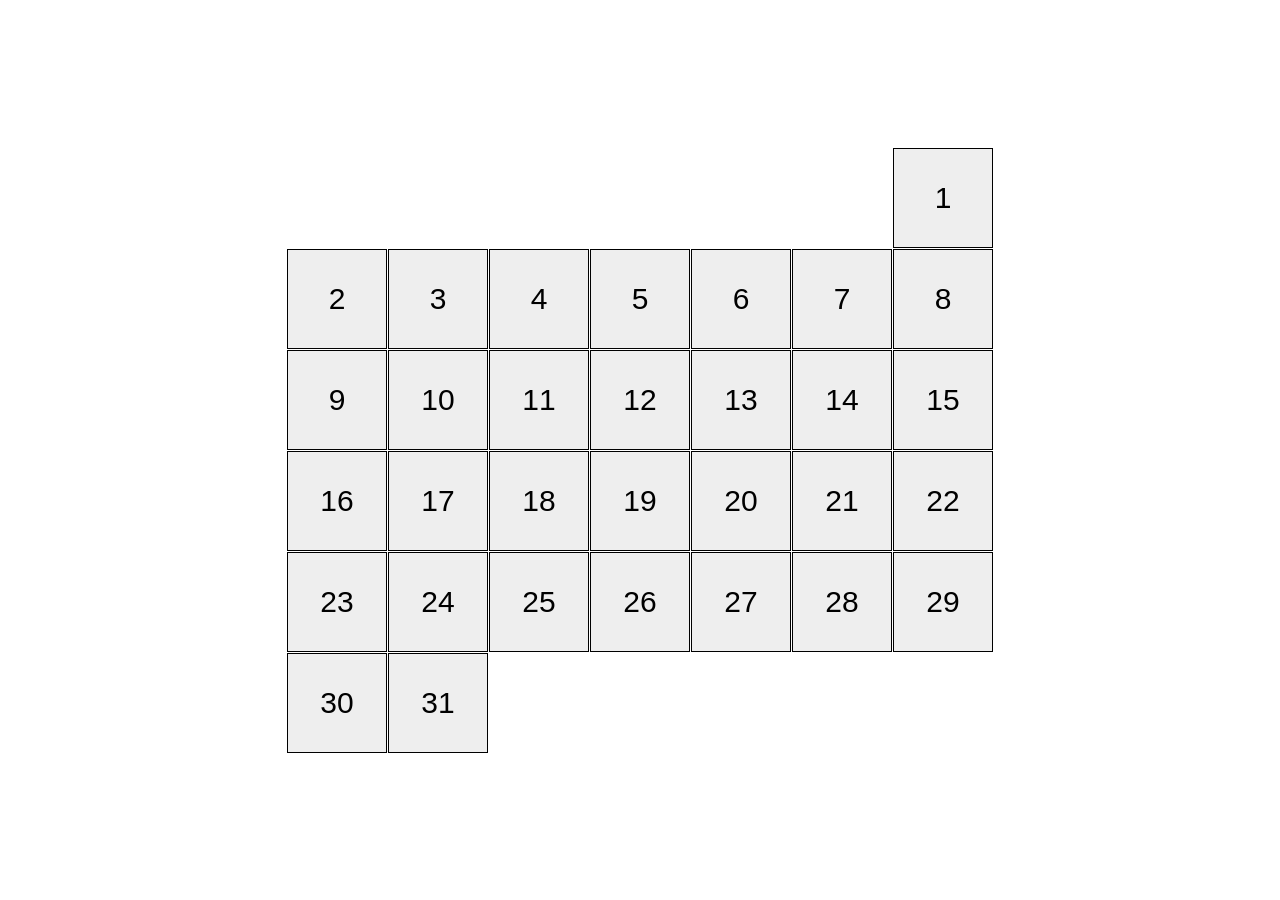
<file: index.html>
<!doctype html><html lang="en"><head><meta charset="utf-8"><meta name="viewport" content="width=device-width, initial-scale=1.0"><title>Calendar</title><link rel="stylesheet" href="index.89b9ad30.css"></head><body> <div class="calendar calendar--month-length-31 calendar--start-day-sun"> <div class="calendar__day"></div> <div class="calendar__day"></div> <div class="calendar__day"></div> <div class="calendar__day"></div> <div class="calendar__day"></div> <div class="calendar__day"></div> <div class="calendar__day"></div> <div class="calendar__day"></div> <div class="calendar__day"></div> <div class="calendar__day"></div> <div class="calendar__day"></div> <div class="calendar__day"></div> <div class="calendar__day"></div> <div class="calendar__day"></div> <div class="calendar__day"></div> <div class="calendar__day"></div> <div class="calendar__day"></div> <div class="calendar__day"></div> <div class="calendar__day"></div> <div class="calendar__day"></div> <div class="calendar__day"></div> <div class="calendar__day"></div> <div class="calendar__day"></div> <div class="calendar__day"></div> <div class="calendar__day"></div> <div class="calendar__day"></div> <div class="calendar__day"></div> <div class="calendar__day"></div> <div class="calendar__day"></div> <div class="calendar__day"></div> <div class="calendar__day"></div> </div> </body></html>
</file>
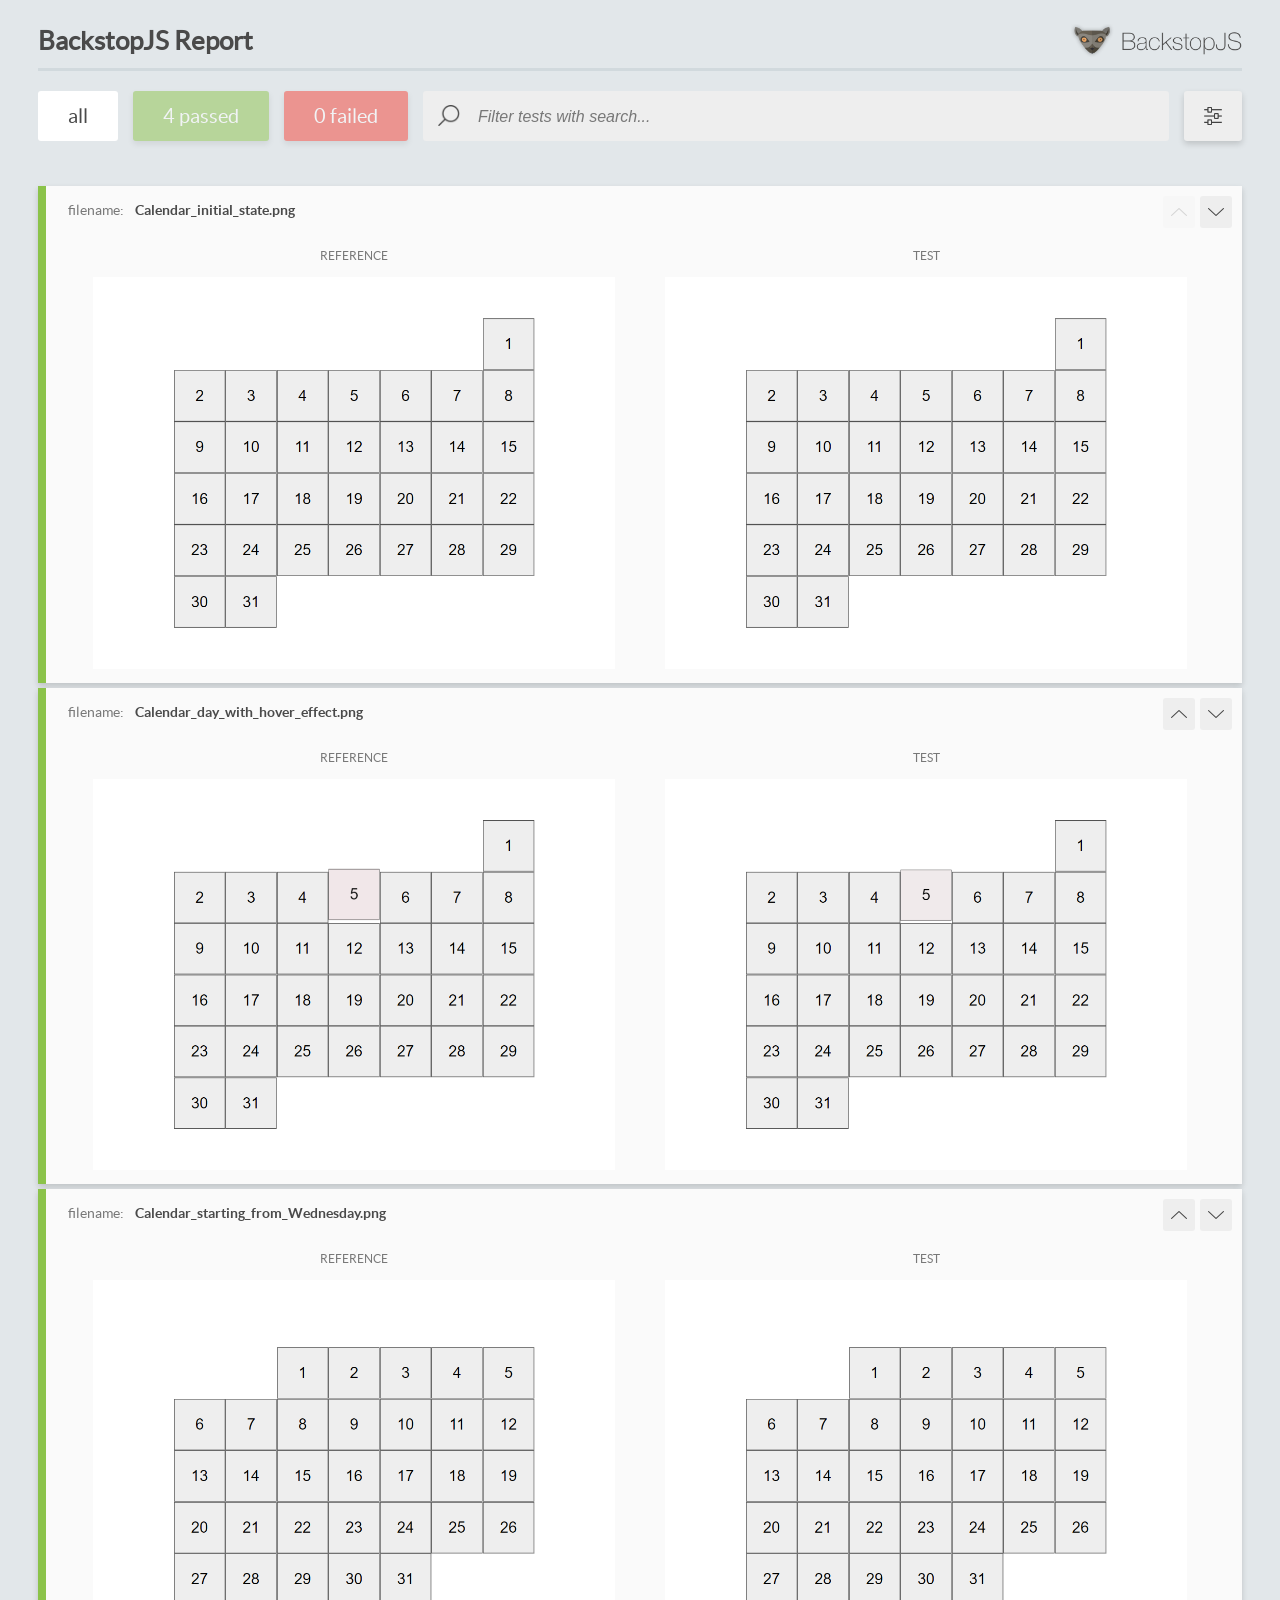
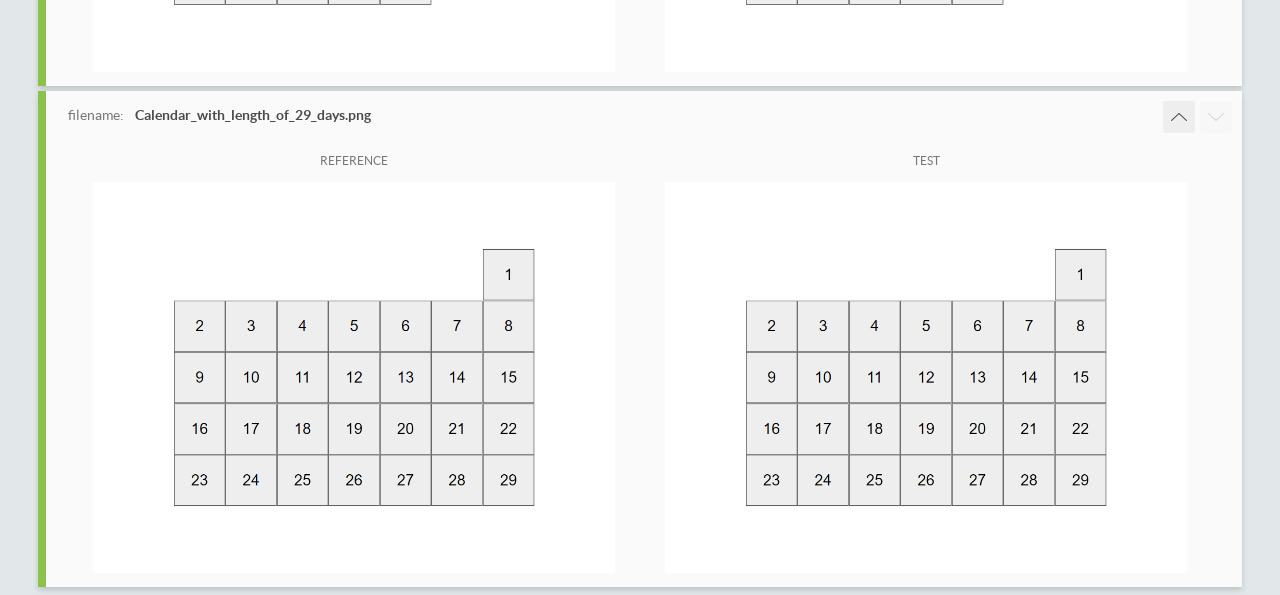
<file: report/html_report/index.html>
<!DOCTYPE html>
<html>
  <head>
    <meta charset="utf-8">
    <!-- Disable Cache -->
    <meta http-equiv="Cache-Control" content="no-cache, no-store, must-revalidate">
    <meta http-equiv="Pragma" content="no-cache">
    <meta http-equiv="Expires" content="0">

    <title>BackstopJS Report</title>

    <style>
      @font-face {
          font-family: 'latoregular';
          src: url('./assets/fonts/lato-regular-webfont.woff2') format('woff2'),
              url('./assets/fonts/lato-regular-webfont.woff') format('woff');
          font-weight: 400;
          font-style: normal;
      }
      @font-face {
          font-family: 'latobold';
          src: url('./assets/fonts/lato-bold-webfont.woff2') format('woff2'),
              url('./assets/fonts/lato-bold-webfont.woff') format('woff');
          font-weight: 700;
          font-style: normal;
      }

      .ReactModal__Body--open {
          overflow: hidden;
      }
      .ReactModal__Body--open .header {
        display: none;
      }

    </style>
  </head>
  <body style="background-color: #E2E7EA">
    <div id="root">

    </div>
    <script>
      function report (report) { // eslint-disable-line no-unused-vars
        window.tests = report;
      }
    </script>
    <script src="config.js"></script>
    <script src="index_bundle.js"></script>
  </body>
</html>
</file>
<file: index.89b9ad30.css>
body{justify-content:center;align-items:center;min-height:100vh;margin:0;display:flex}.calendar{box-sizing:border-box;flex-wrap:wrap;gap:1px;width:726px;padding:10px;display:flex}.calendar__day{box-sizing:border-box;cursor:pointer;background-color:#eee;border:1px solid #000;justify-content:center;align-items:center;width:100px;height:100px;transition:all .5s;display:flex}.calendar__day:before{font-family:Arial,sans-serif;font-size:30px}.calendar__day:hover{background-color:#ffbfcb;transform:translateY(-20px)}.calendar__day:first-child:before{content:"1"}.calendar__day:nth-child(2):before{content:"2"}.calendar__day:nth-child(3):before{content:"3"}.calendar__day:nth-child(4):before{content:"4"}.calendar__day:nth-child(5):before{content:"5"}.calendar__day:nth-child(6):before{content:"6"}.calendar__day:nth-child(7):before{content:"7"}.calendar__day:nth-child(8):before{content:"8"}.calendar__day:nth-child(9):before{content:"9"}.calendar__day:nth-child(10):before{content:"10"}.calendar__day:nth-child(11):before{content:"11"}.calendar__day:nth-child(12):before{content:"12"}.calendar__day:nth-child(13):before{content:"13"}.calendar__day:nth-child(14):before{content:"14"}.calendar__day:nth-child(15):before{content:"15"}.calendar__day:nth-child(16):before{content:"16"}.calendar__day:nth-child(17):before{content:"17"}.calendar__day:nth-child(18):before{content:"18"}.calendar__day:nth-child(19):before{content:"19"}.calendar__day:nth-child(20):before{content:"20"}.calendar__day:nth-child(21):before{content:"21"}.calendar__day:nth-child(22):before{content:"22"}.calendar__day:nth-child(23):before{content:"23"}.calendar__day:nth-child(24):before{content:"24"}.calendar__day:nth-child(25):before{content:"25"}.calendar__day:nth-child(26):before{content:"26"}.calendar__day:nth-child(27):before{content:"27"}.calendar__day:nth-child(28):before{content:"28"}.calendar__day:nth-child(29):before{content:"29"}.calendar__day:nth-child(30):before{content:"30"}.calendar__day:nth-child(31):before{content:"31"}.calendar--month-length-28 .calendar__day:nth-child(n+29),.calendar--month-length-29 .calendar__day:nth-child(n+30),.calendar--month-length-30 .calendar__day:nth-child(n+31),.calendar--month-length-31 .calendar__day:nth-child(n+32){display:none}.calendar--start-day-mon .calendar__day:first-child{margin-left:0}.calendar--start-day-tue .calendar__day:first-child{margin-left:101px}.calendar--start-day-wed .calendar__day:first-child{margin-left:202px}.calendar--start-day-thu .calendar__day:first-child{margin-left:303px}.calendar--start-day-fri .calendar__day:first-child{margin-left:404px}.calendar--start-day-sat .calendar__day:first-child{margin-left:505px}.calendar--start-day-sun .calendar__day:first-child{margin-left:606px}
/*# sourceMappingURL=index.89b9ad30.css.map */
</file>
